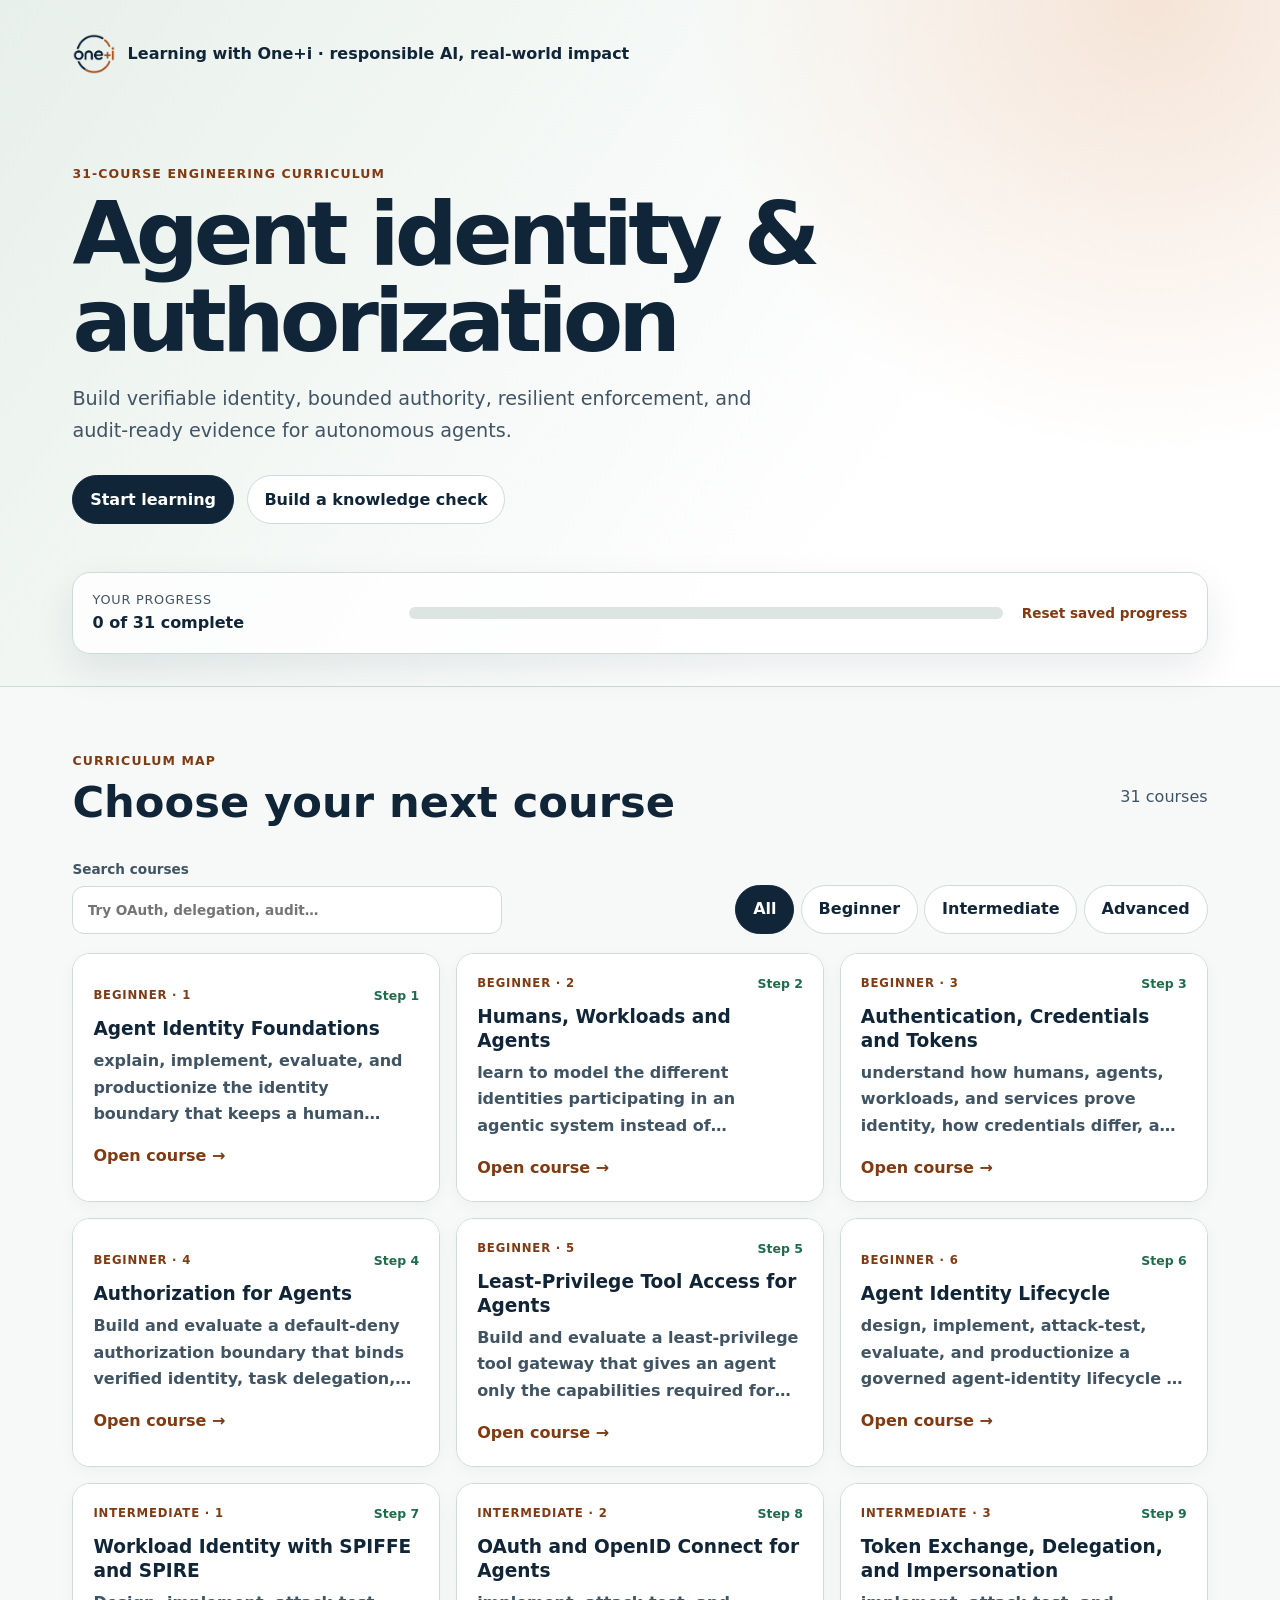
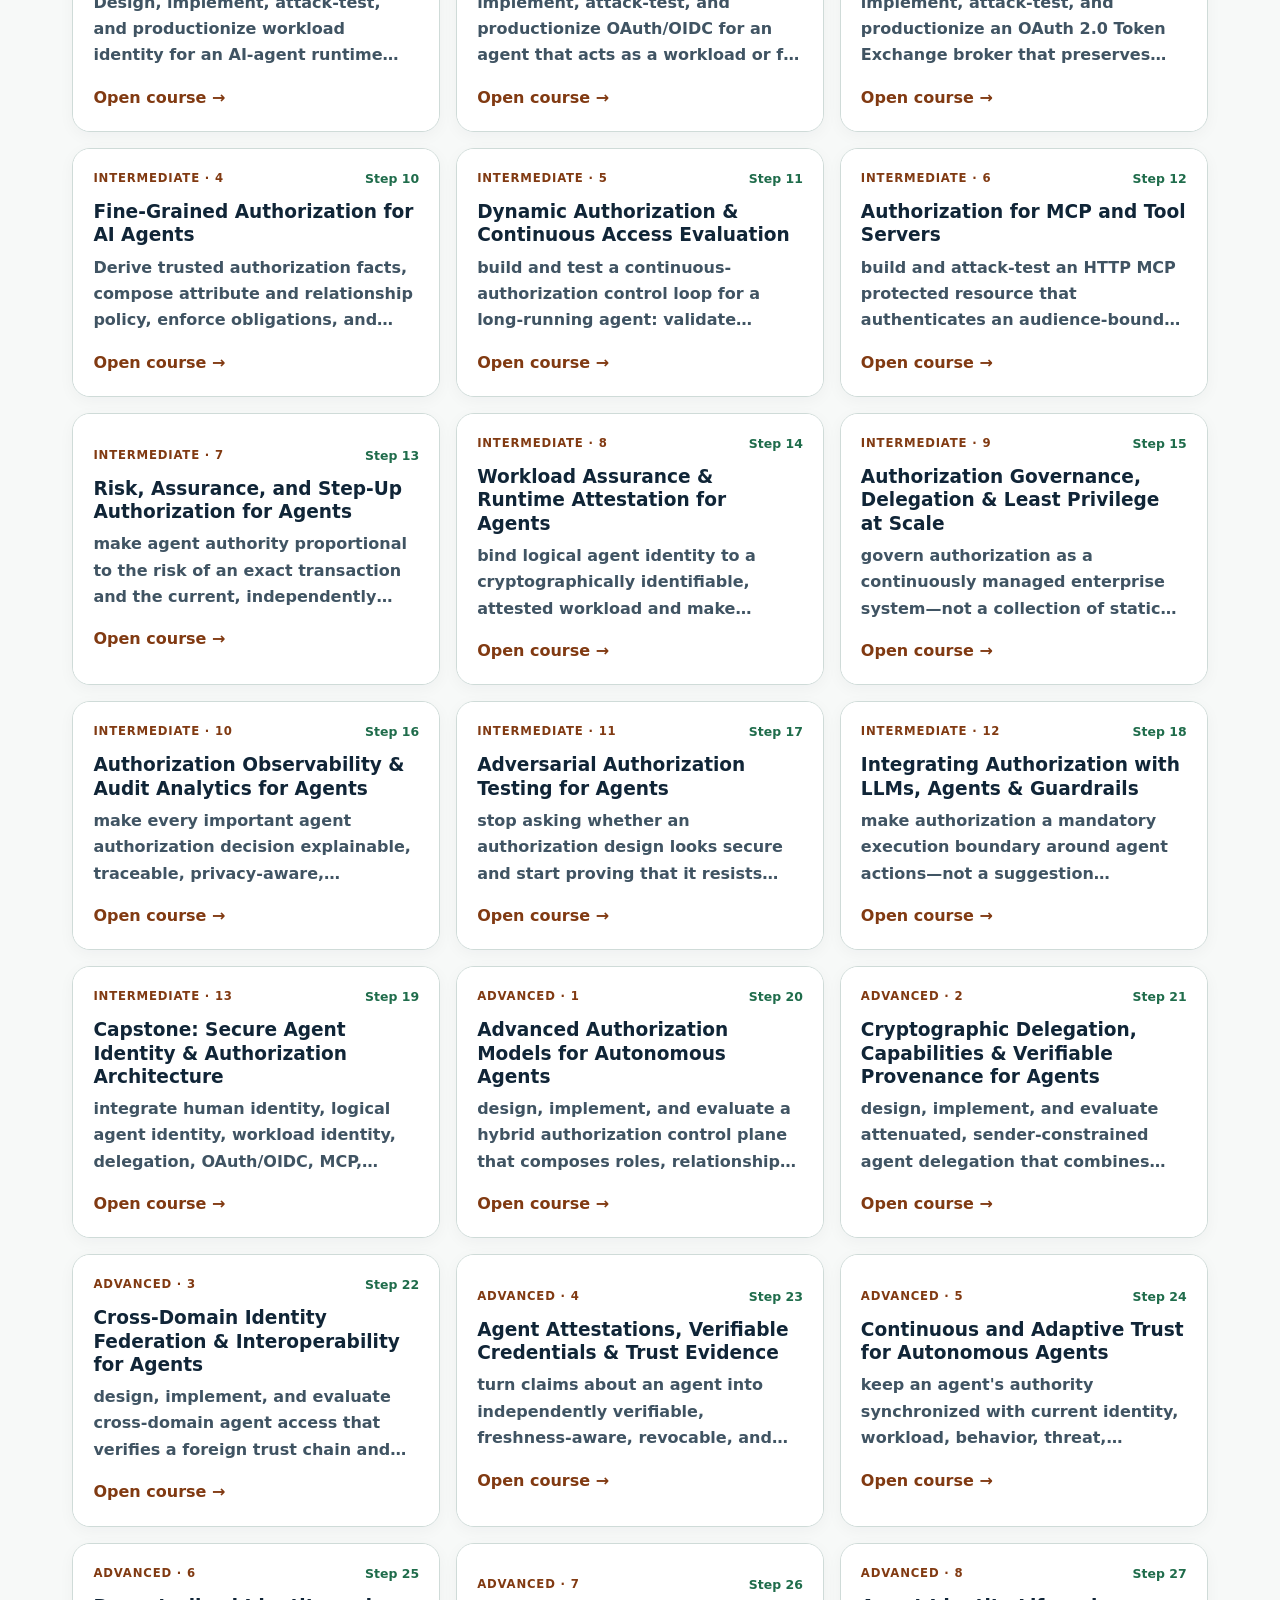
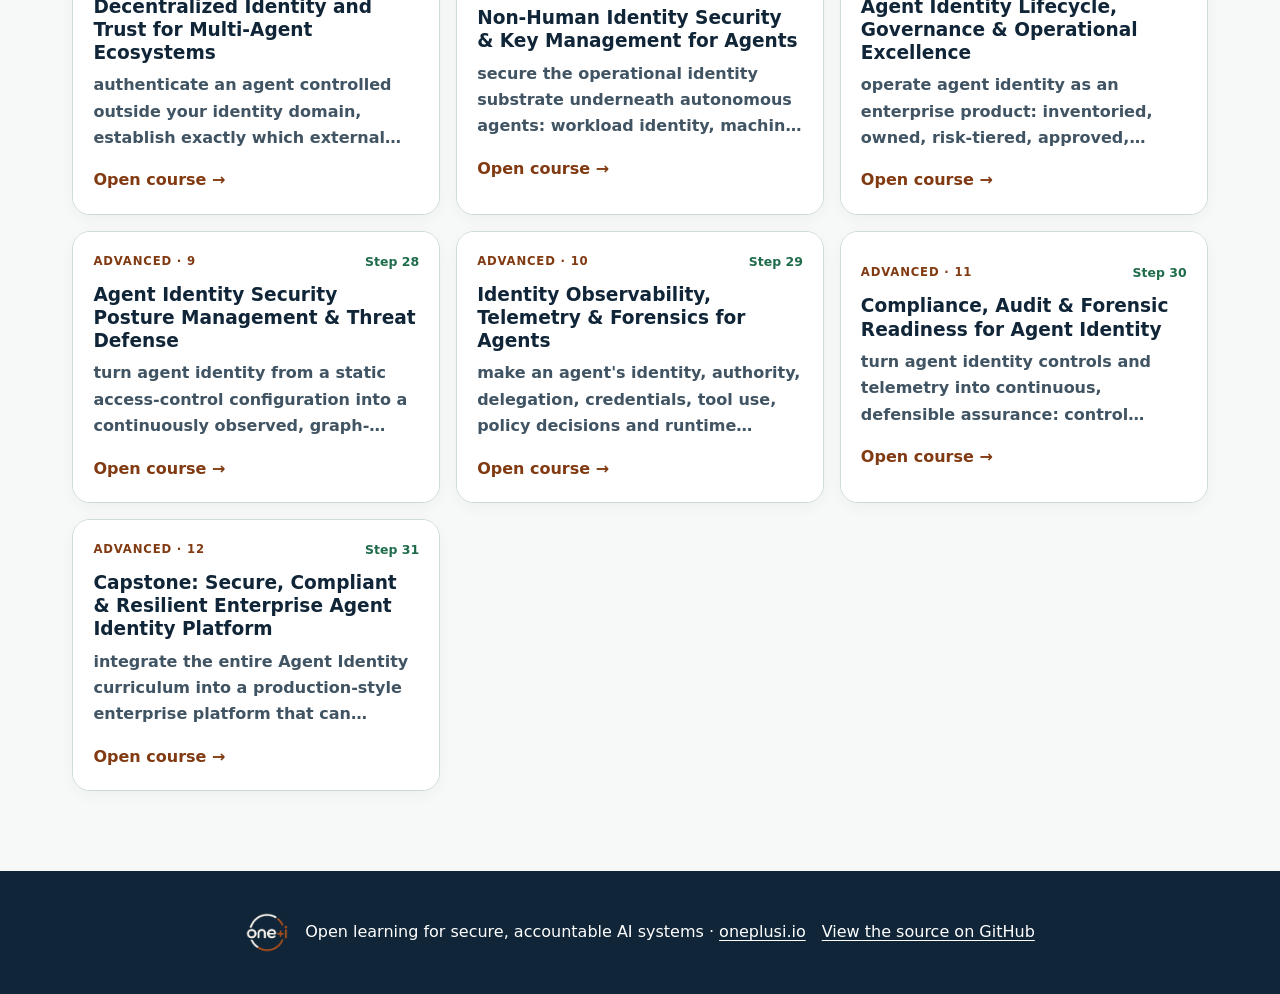
<file: hub/index.html>
<!doctype html>
<html lang="en">
  <head>
    <meta charset="utf-8">
    <meta name="viewport" content="width=device-width, initial-scale=1">
    <meta name="description" content="A practical, source-backed curriculum for engineering secure agent identity and authorization systems.">
    <title>Agent Identity Learning Hub</title>
    <link rel="stylesheet" href="styles.css">
  </head>
  <body>
    <a class="skip-link" href="#curriculum">Skip to curriculum</a>
    <header class="hero">
      <div class="hero-inner">
        <a class="brand" href="https://oneplusi.io">
          <img src="assets/one-plus-i.png" alt="One+i">
          <span>Learning with One+i · responsible AI, real-world impact</span>
        </a>
        <div class="hero-copy">
          <p class="eyebrow">31-course engineering curriculum</p>
          <h1>Agent identity &amp; authorization</h1>
          <p>Build verifiable identity, bounded authority, resilient enforcement, and audit-ready evidence for autonomous agents.</p>
          <div class="hero-actions">
            <button class="primary" id="continue" type="button">Start learning</button>
            <a class="button-link" href="quiz/">Build a knowledge check</a>
          </div>
        </div>
        <section class="progress-card" aria-labelledby="progress-title">
          <div>
            <p id="progress-title">Your progress</p>
            <strong id="progress-count">0 of 31 complete</strong>
          </div>
          <progress id="progress" value="0" max="31">0%</progress>
          <button class="text-button" id="reset-progress" type="button">Reset saved progress</button>
        </section>
      </div>
    </header>

    <main id="curriculum">
      <section class="catalog" aria-labelledby="catalog-title">
        <div class="section-heading">
          <div>
            <p class="eyebrow">Curriculum map</p>
            <h2 id="catalog-title">Choose your next course</h2>
          </div>
          <p id="result-count" aria-live="polite"></p>
        </div>
        <div class="controls">
          <label class="search">
            <span>Search courses</span>
            <input id="search" type="search" placeholder="Try OAuth, delegation, audit…" autocomplete="off">
          </label>
          <div class="level-filters" aria-label="Filter by level">
            <button class="active" type="button" data-level="all" aria-pressed="true">All</button>
            <button type="button" data-level="beginner" aria-pressed="false">Beginner</button>
            <button type="button" data-level="intermediate" aria-pressed="false">Intermediate</button>
            <button type="button" data-level="advanced" aria-pressed="false">Advanced</button>
          </div>
        </div>
        <div id="lessons" class="cards"></div>
        <p id="empty-state" class="empty-state" hidden>No courses match those filters. Try a broader search.</p>
      </section>

      <section id="workspace" class="workspace" aria-labelledby="title" hidden>
        <div class="course-nav">
          <button id="previous-course" type="button">← Previous</button>
          <span id="position"></span>
          <button id="next-course" type="button">Next →</button>
        </div>
        <p id="level" class="eyebrow"></p>
        <h2 id="title"></h2>
        <p id="summary" class="course-summary"></p>
        <button id="complete-course" class="complete-button" type="button"></button>

        <div class="tabs" role="tablist" aria-label="Course resources">
          <button id="tab-learn" class="active" role="tab" type="button" data-tab="learn" aria-selected="true" aria-controls="learn">Learn</button>
          <button id="tab-lab" role="tab" type="button" data-tab="lab" aria-selected="false" aria-controls="lab" tabindex="-1">Lab</button>
          <button id="tab-checkpoint" role="tab" type="button" data-tab="checkpoint" aria-selected="false" aria-controls="checkpoint" tabindex="-1">Checkpoint</button>
        </div>
        <article id="learn" role="tabpanel" aria-labelledby="tab-learn"></article>
        <article id="lab" role="tabpanel" aria-labelledby="tab-lab" hidden></article>
        <article id="checkpoint" role="tabpanel" aria-labelledby="tab-checkpoint" hidden></article>
      </section>
      <p id="status" class="sr-only" aria-live="polite"></p>
    </main>

    <footer>
      <img src="assets/one-plus-i-light.png" alt="One+i">
      <p>Open learning for secure, accountable AI systems · <a href="https://oneplusi.io">oneplusi.io</a></p>
      <a href="https://github.com/mahsa-teimourikia/agent-identity">View the source on GitHub</a>
    </footer>
    <script src="lessons.js"></script>
    <script src="app.js"></script>
  </body>
</html>
</file>
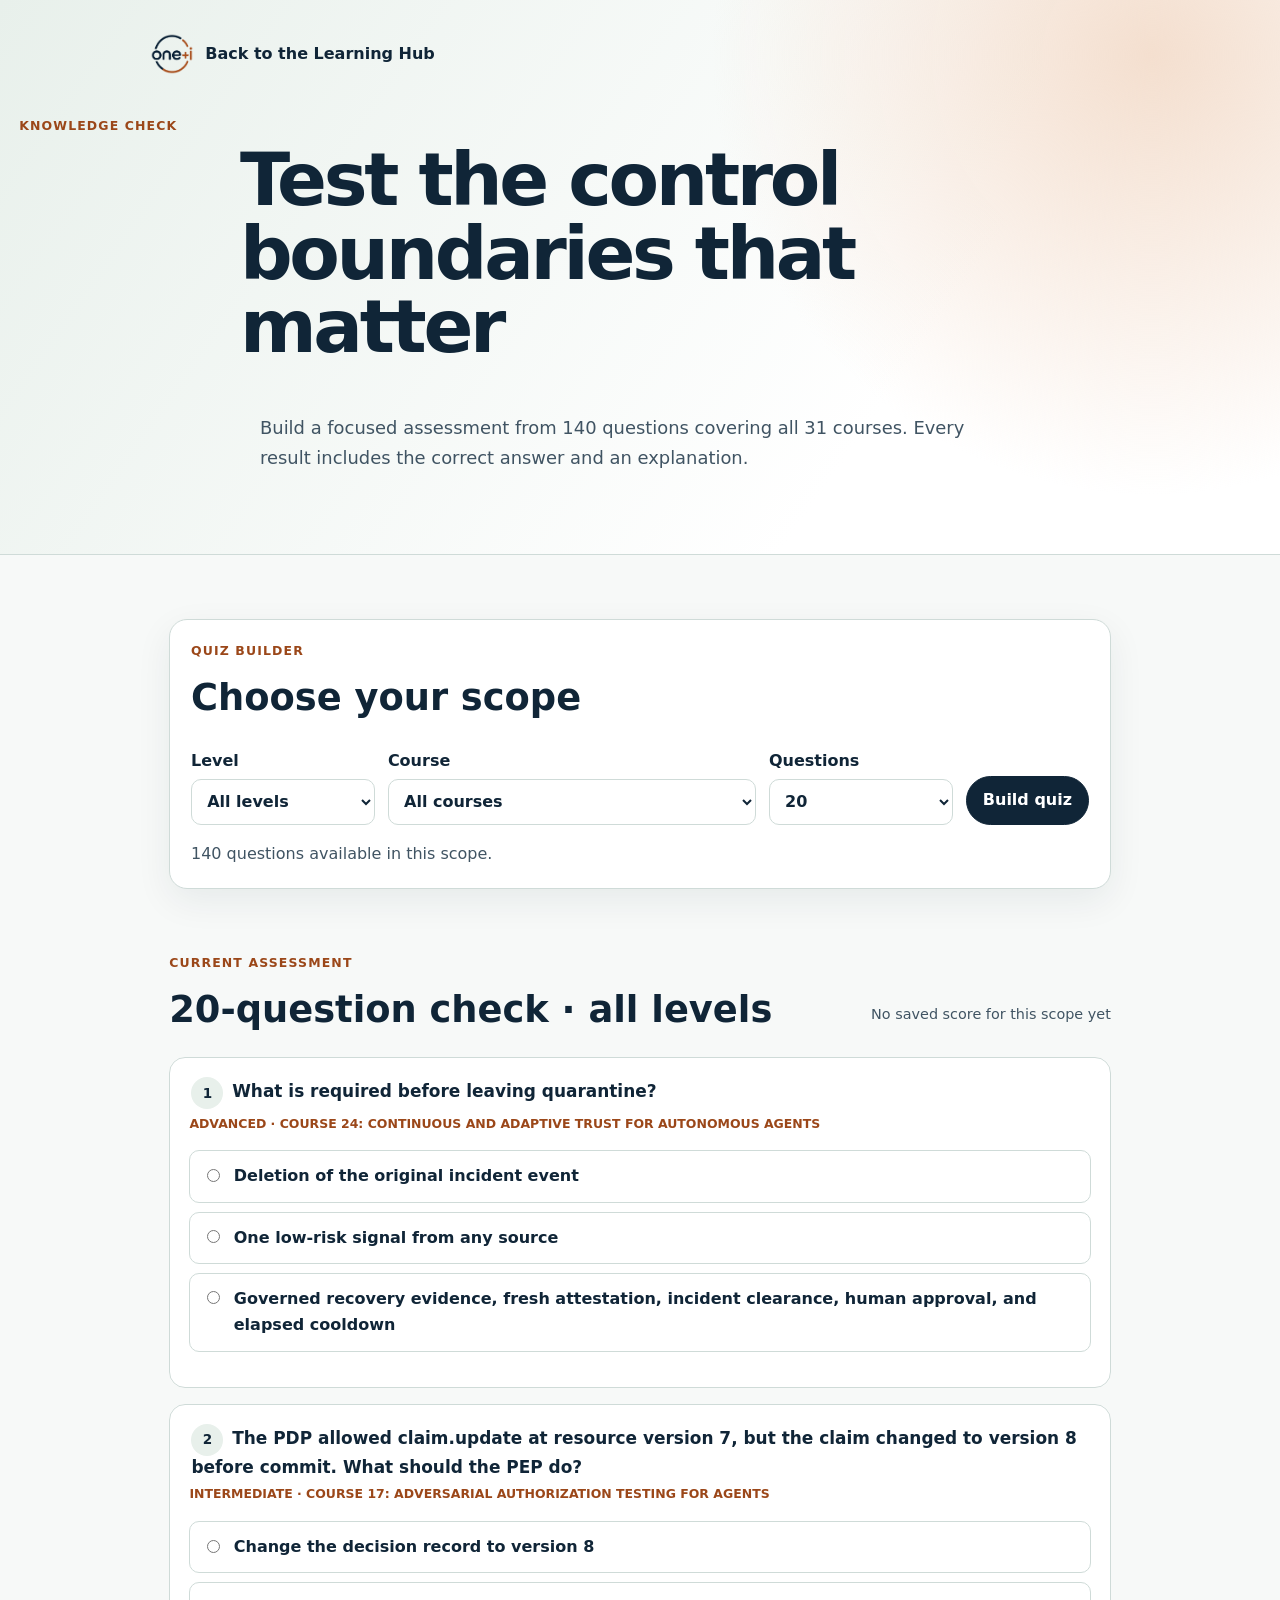
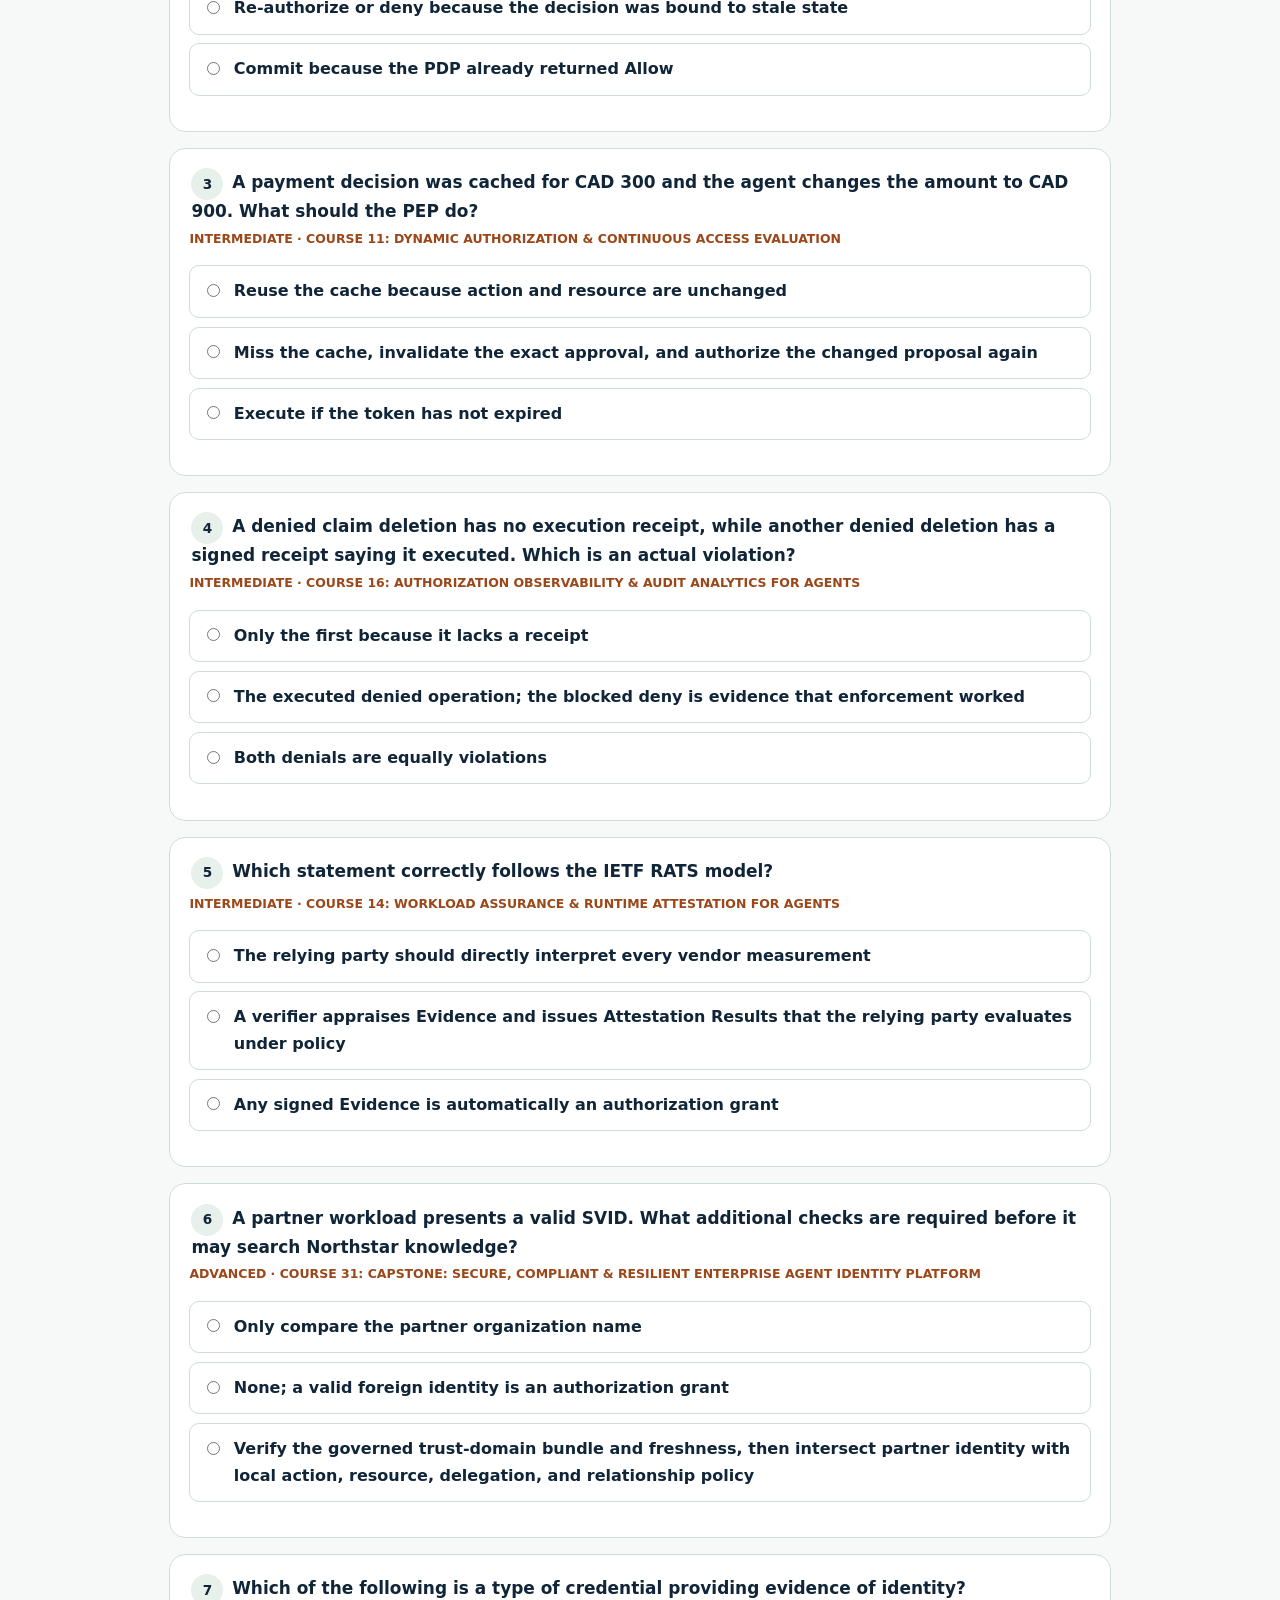
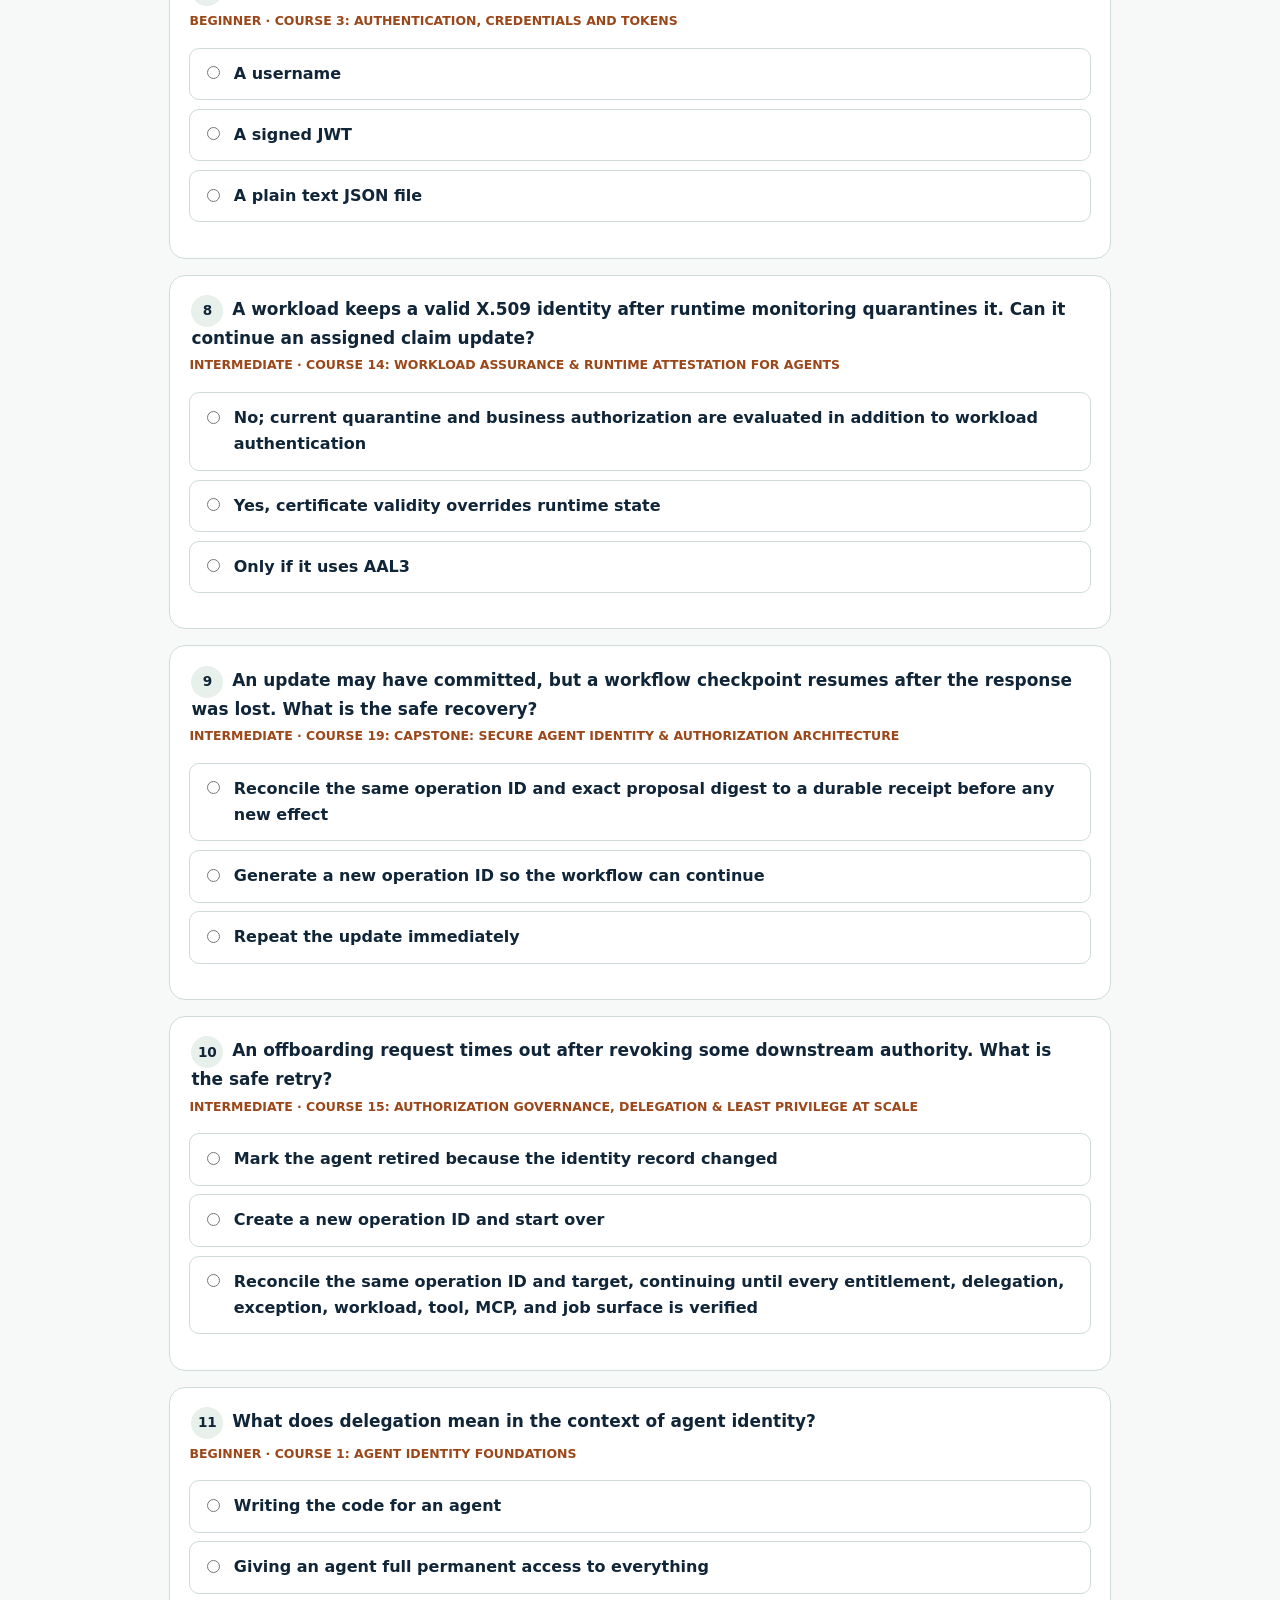
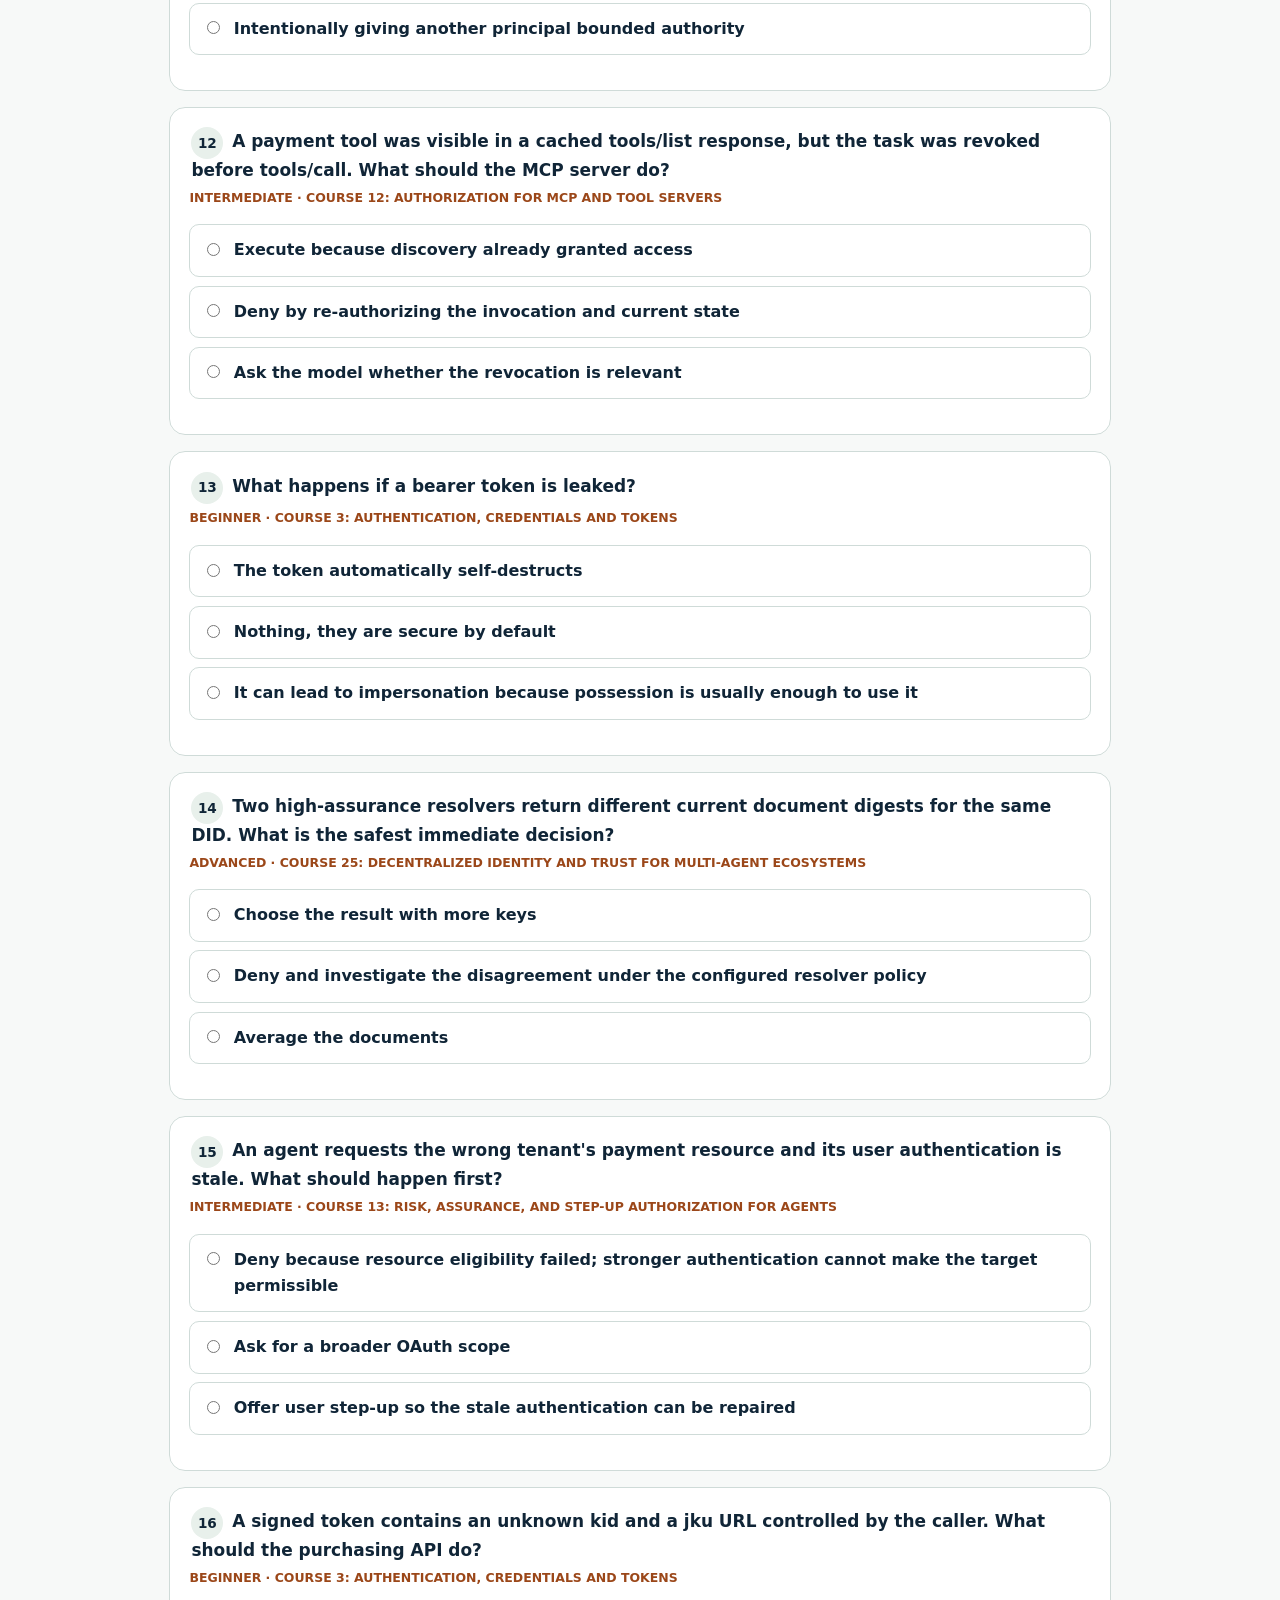
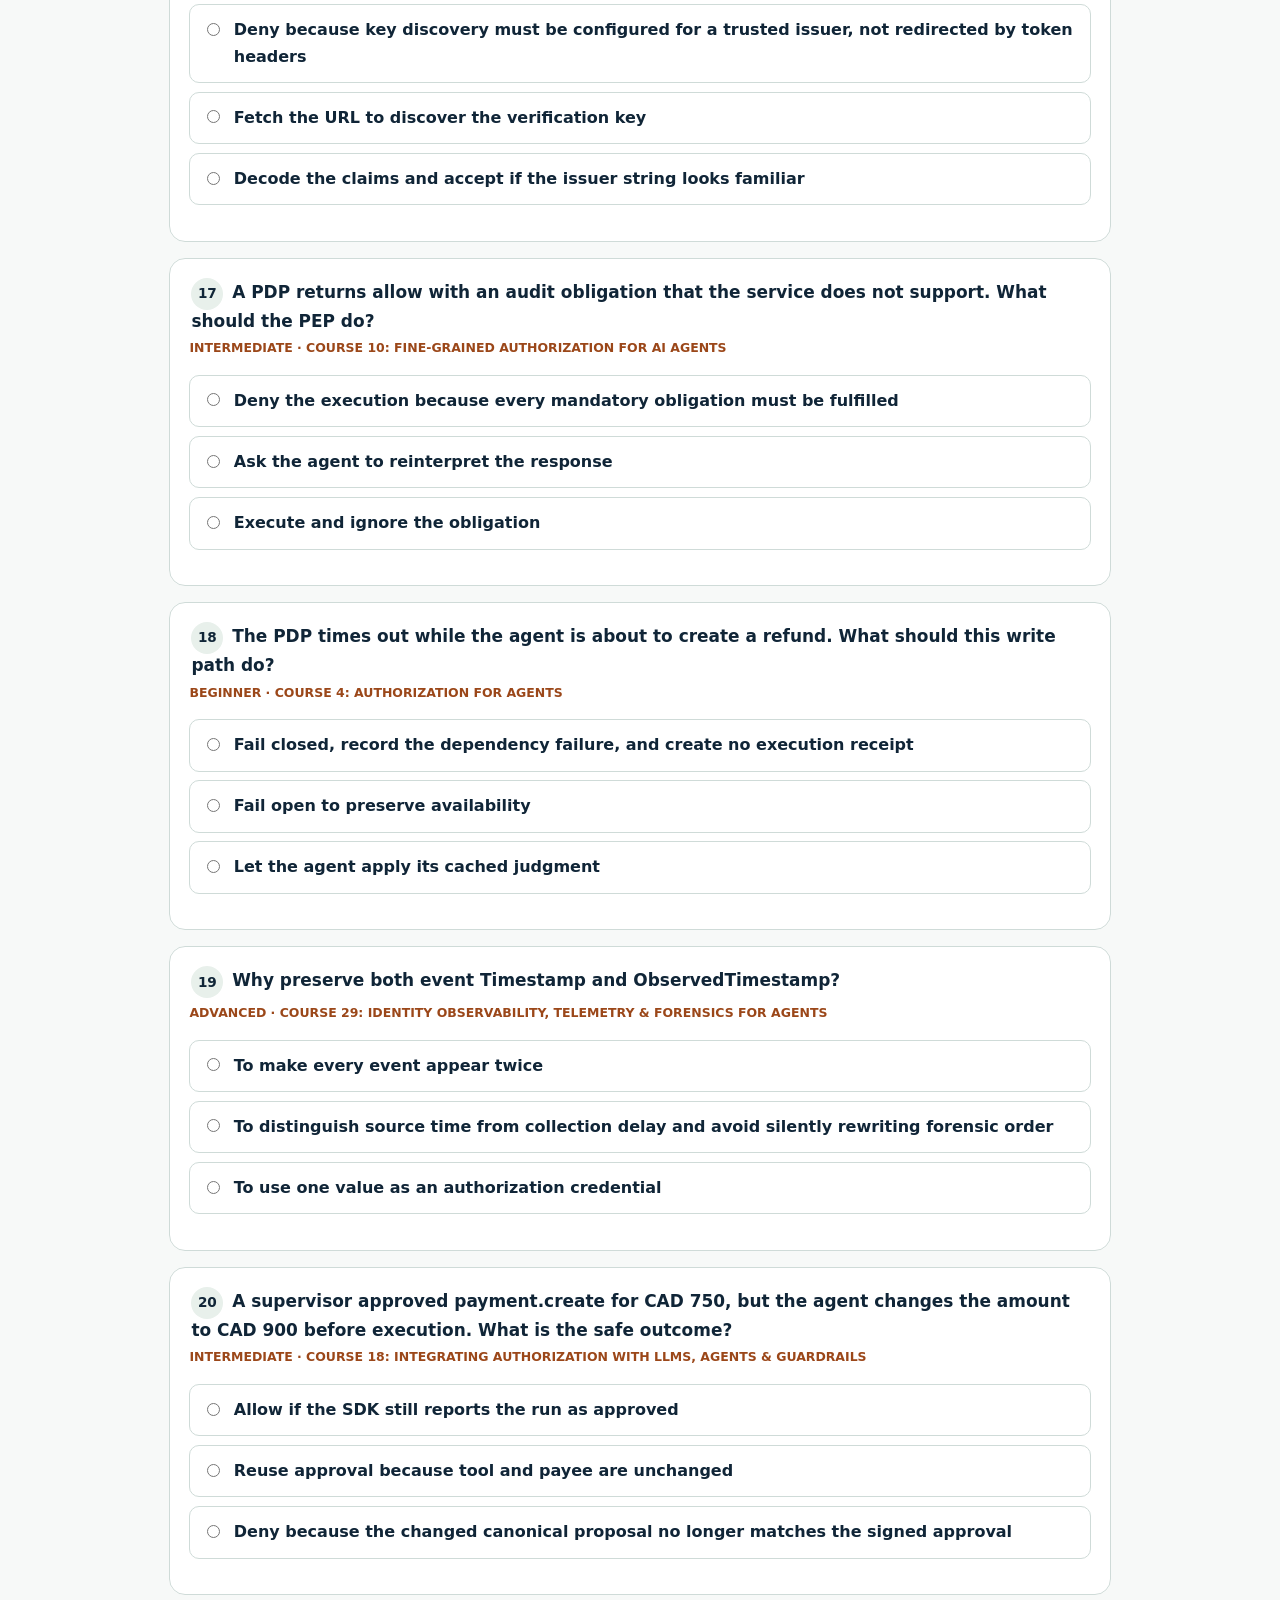
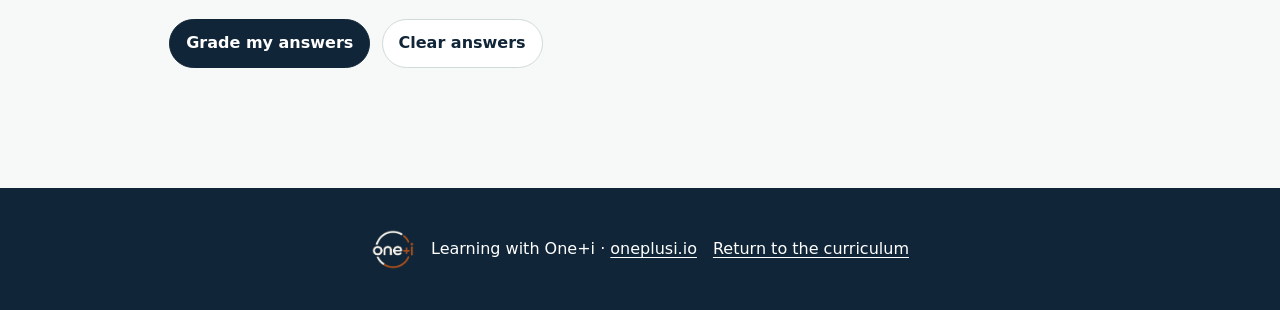
<file: quiz/index.html>
<!doctype html>
<html lang="en">
  <head>
    <meta charset="utf-8">
    <meta name="viewport" content="width=device-width, initial-scale=1">
    <meta name="description" content="Build a focused knowledge check from 140 source-backed agent identity questions.">
    <title>Agent Identity Knowledge Check</title>
    <link rel="stylesheet" href="styles.css">
  </head>
  <body>
    <a class="skip-link" href="#quiz">Skip to questions</a>
    <header>
      <a class="brand" href="../">
        <img src="../assets/one-plus-i.png" alt="One+i">
        <span>Back to the Learning Hub</span>
      </a>
      <p class="eyebrow">Knowledge check</p>
      <h1>Test the control boundaries that matter</h1>
      <p>Build a focused assessment from 140 questions covering all 31 courses. Every result includes the correct answer and an explanation.</p>
    </header>

    <main>
      <section class="builder" aria-labelledby="builder-title">
        <div>
          <p class="eyebrow">Quiz builder</p>
          <h2 id="builder-title">Choose your scope</h2>
        </div>
        <div class="filters">
          <label>Level
            <select id="level-filter">
              <option value="all">All levels</option>
              <option value="beginner">Beginner</option>
              <option value="intermediate">Intermediate</option>
              <option value="advanced">Advanced</option>
            </select>
          </label>
          <label>Course
            <select id="course-filter"><option value="all">All courses</option></select>
          </label>
          <label>Questions
            <select id="question-count">
              <option value="10">10</option>
              <option value="20" selected>20</option>
              <option value="40">40</option>
              <option value="all">All available</option>
            </select>
          </label>
          <button id="new-quiz" class="primary" type="button">Build quiz</button>
        </div>
        <p id="bank-summary" aria-live="polite"></p>
      </section>

      <section class="quiz-heading" aria-labelledby="quiz-title">
        <div>
          <p class="eyebrow">Current assessment</p>
          <h2 id="quiz-title">Knowledge check</h2>
        </div>
        <p id="best-score"></p>
      </section>
      <form id="quiz"></form>
      <div class="quiz-actions">
        <button id="grade" class="primary" type="button">Grade my answers</button>
        <button id="clear-answers" type="button">Clear answers</button>
      </div>
      <section id="result" class="result" aria-live="polite" tabindex="-1" hidden></section>
    </main>

    <footer>
      <img src="../assets/one-plus-i-light.png" alt="One+i">
      <p>Learning with One+i · <a href="https://oneplusi.io">oneplusi.io</a></p>
      <a href="../">Return to the curriculum</a>
    </footer>
    <script src="questions.js"></script>
    <script src="app.js"></script>
  </body>
</html>
</file>
<file: hub/styles.css>
:root {
  --ink: #102537;
  --ink-soft: #405463;
  --accent: #a84f1d;
  --accent-dark: #813a12;
  --sage: #e8f0eb;
  --paper: #f7f9f8;
  --white: #fff;
  --line: #cfdbd8;
  --success: #1f6c4b;
  --shadow: 0 16px 40px rgb(16 37 55 / 9%);
}

* { box-sizing: border-box; }
html { scroll-behavior: smooth; }
body { margin: 0; background: var(--paper); color: var(--ink); font: 16px/1.65 Inter, ui-sans-serif, system-ui, sans-serif; }
button, input { font: inherit; }
button, a { -webkit-tap-highlight-color: transparent; }
a { color: var(--accent-dark); text-underline-offset: 3px; }
a:hover { text-decoration-thickness: 2px; }
button:focus-visible, a:focus-visible, input:focus-visible { outline: 3px solid #e59a61; outline-offset: 3px; }
.skip-link { position: fixed; left: 1rem; top: -5rem; z-index: 10; background: var(--white); padding: .7rem 1rem; border-radius: .5rem; }
.skip-link:focus { top: 1rem; }

.hero { background: radial-gradient(circle at 90% 0%, #f5e4d7 0, transparent 34%), linear-gradient(125deg, var(--sage), #fff 70%); border-bottom: 1px solid var(--line); }
.hero-inner, main { max-width: 1180px; margin: auto; padding: 2rem 1.4rem; }
.brand { display: inline-flex; align-items: center; gap: .7rem; color: var(--ink); font-weight: 700; text-decoration: none; }
.brand img, footer img { width: 44px; height: 44px; object-fit: contain; }
.hero-copy { max-width: 800px; padding: 5rem 0 3rem; }
.eyebrow { margin: 0 0 .4rem; color: var(--accent-dark); font-size: .78rem; font-weight: 800; letter-spacing: .09em; text-transform: uppercase; }
h1 { max-width: 850px; margin: 0 0 1rem; font-size: clamp(2.6rem, 7vw, 5.5rem); line-height: .98; letter-spacing: -.055em; }
h2 { margin: 0; font-size: clamp(1.7rem, 4vw, 2.7rem); line-height: 1.12; }
h3 { line-height: 1.25; }
.hero-copy > p:not(.eyebrow) { max-width: 700px; color: var(--ink-soft); font-size: 1.2rem; }
.hero-actions { display: flex; flex-wrap: wrap; gap: .8rem; margin-top: 1.8rem; }

button, .button-link { min-height: 44px; border: 1px solid var(--line); border-radius: 999px; background: var(--white); color: var(--ink); cursor: pointer; padding: .65rem 1.05rem; font-weight: 700; text-decoration: none; }
button:hover, .button-link:hover { border-color: var(--accent); }
button:disabled { cursor: not-allowed; opacity: .45; }
.primary { border-color: var(--ink); background: var(--ink); color: var(--white); }
.text-button { min-height: auto; border: 0; background: transparent; color: var(--accent-dark); padding: 0; font-size: .85rem; }
.progress-card { display: grid; grid-template-columns: minmax(200px, 1fr) minmax(180px, 2fr) auto; align-items: center; gap: 1.2rem; background: rgb(255 255 255 / 78%); border: 1px solid var(--line); border-radius: 18px; padding: 1rem 1.2rem; box-shadow: var(--shadow); }
.progress-card p { margin: 0; color: var(--ink-soft); font-size: .8rem; text-transform: uppercase; letter-spacing: .06em; }
progress { width: 100%; height: 12px; border: 0; border-radius: 99px; overflow: hidden; accent-color: var(--success); }
progress::-webkit-progress-bar { background: #dce5e1; }
progress::-webkit-progress-value { background: var(--success); }

main { padding-top: 4rem; padding-bottom: 5rem; }
.section-heading { display: flex; align-items: end; justify-content: space-between; gap: 1rem; }
.section-heading > p { color: var(--ink-soft); }
.controls { display: flex; align-items: end; justify-content: space-between; gap: 1rem; margin: 2rem 0 1.2rem; }
.search { display: grid; gap: .35rem; width: min(100%, 430px); color: var(--ink-soft); font-size: .85rem; font-weight: 700; }
.search input { min-height: 48px; border: 1px solid var(--line); border-radius: 12px; background: var(--white); color: var(--ink); padding: .7rem .9rem; }
.level-filters { display: flex; flex-wrap: wrap; justify-content: end; gap: .4rem; }
.level-filters button.active, .tabs button.active { border-color: var(--ink); background: var(--ink); color: var(--white); }
.cards { display: grid; grid-template-columns: repeat(auto-fill, minmax(min(100%, 320px), 1fr)); gap: 1rem; }
.card { min-width: 0; border: 1px solid var(--line); border-radius: 18px; background: var(--white); box-shadow: 0 4px 16px rgb(16 37 55 / 4%); overflow: hidden; }
.card:hover { border-color: #9aafaa; box-shadow: var(--shadow); transform: translateY(-2px); }
.card.selected { border-color: var(--accent); box-shadow: 0 0 0 2px rgb(168 79 29 / 12%); }
.card.complete { background: linear-gradient(150deg, #fff, #eff8f3); }
.card button { width: 100%; min-height: 100%; border: 0; border-radius: 0; padding: 1.25rem; text-align: left; }
.card-top { display: flex; justify-content: space-between; gap: .7rem; }
.badge { color: var(--accent-dark); font-size: .73rem; font-weight: 800; letter-spacing: .07em; text-transform: uppercase; }
.completion { color: var(--success); font-size: .78rem; font-weight: 800; }
.card h3 { margin: .65rem 0 .5rem; font-size: 1.16rem; }
.card p { display: -webkit-box; margin: 0 0 1rem; color: var(--ink-soft); overflow: hidden; -webkit-box-orient: vertical; -webkit-line-clamp: 3; }
.open-label { color: var(--accent-dark); font-weight: 800; }
.empty-state { border: 1px dashed var(--line); border-radius: 16px; padding: 2rem; text-align: center; }

.workspace { margin-top: 4rem; scroll-margin-top: 1rem; border: 1px solid var(--line); border-radius: 22px; background: var(--white); padding: clamp(1.2rem, 4vw, 2.4rem); box-shadow: var(--shadow); }
.course-nav { display: grid; grid-template-columns: 1fr auto 1fr; align-items: center; gap: .6rem; margin-bottom: 2rem; }
.course-nav button:last-child { justify-self: end; }
.course-nav span { color: var(--ink-soft); font-weight: 800; }
.course-summary { max-width: 850px; color: var(--ink-soft); font-size: 1.08rem; }
.complete-button[aria-pressed="true"] { border-color: var(--success); color: var(--success); background: #f0faf5; }
.tabs { display: flex; gap: .4rem; margin-top: 2.2rem; border-bottom: 1px solid var(--line); padding-bottom: .8rem; }
[role="tabpanel"] { max-width: 900px; padding: 1.2rem 0 .5rem; }
[role="tabpanel"] li { margin: .45rem 0; }
.reference-list, .resource-links { padding-left: 1.2rem; }
pre { overflow: auto; border-radius: 12px; background: var(--ink); color: #f3f7f5; padding: 1rem; }
.muted { color: var(--ink-soft); font-size: .9rem; }
.question { border: 0; padding: 0; margin: 1.2rem 0; }
.question legend { margin-bottom: 1rem; font-weight: 800; font-size: 1.05rem; }
.question label { display: flex; align-items: flex-start; gap: .65rem; margin: .55rem 0; border: 1px solid var(--line); border-radius: 10px; padding: .75rem; cursor: pointer; }
.question label:has(input:checked) { border-color: var(--accent); background: #fff8f2; }
.question input { margin-top: .35rem; accent-color: var(--accent); }
.feedback { border-left: 4px solid var(--line); padding-left: .8rem; }
.feedback.success { border-color: var(--success); color: var(--success); }
.feedback.warning { border-color: var(--accent); color: var(--accent-dark); }
.sr-only { position: absolute; width: 1px; height: 1px; padding: 0; margin: -1px; overflow: hidden; clip: rect(0, 0, 0, 0); white-space: nowrap; border: 0; }

footer { display: flex; flex-wrap: wrap; align-items: center; justify-content: center; gap: 1rem; background: var(--ink); color: var(--white); padding: 2rem 1.2rem; text-align: center; }
footer a { color: var(--white); }

@media (max-width: 760px) {
  .hero-copy { padding: 3.5rem 0 2rem; }
  .progress-card { grid-template-columns: 1fr; }
  .controls { align-items: stretch; flex-direction: column; }
  .level-filters { justify-content: start; }
  .section-heading { align-items: start; flex-direction: column; }
  .tabs { overflow-x: auto; }
  .course-nav button { padding-inline: .7rem; }
}

@media (prefers-reduced-motion: reduce) {
  *, *::before, *::after { scroll-behavior: auto !important; transition: none !important; }
}
</file>
<file: quiz/styles.css>
:root { --ink: #102537; --soft: #405463; --accent: #9b4719; --paper: #f7f9f8; --line: #cfdbd8; --white: #fff; --success: #1f6c4b; }
* { box-sizing: border-box; }
body { margin: 0; background: var(--paper); color: var(--ink); font: 16px/1.65 Inter, ui-sans-serif, system-ui, sans-serif; }
button, select { font: inherit; }
a { color: var(--accent); text-underline-offset: 3px; }
button:focus-visible, a:focus-visible, select:focus-visible, input:focus-visible { outline: 3px solid #e59a61; outline-offset: 3px; }
.skip-link { position: fixed; top: -5rem; left: 1rem; z-index: 5; background: var(--white); padding: .7rem 1rem; }
.skip-link:focus { top: 1rem; }
header, main { max-width: 980px; margin: auto; padding: 2rem 1.2rem; }
header { max-width: none; padding-block: 2rem 4rem; background: radial-gradient(circle at 90% 10%, #f4dfcf 0, transparent 35%), linear-gradient(125deg, #e8f0eb, #fff 70%); border-bottom: 1px solid var(--line); }
header > * { max-width: 980px; margin-left: auto; margin-right: auto; }
.brand { display: flex; align-items: center; gap: .7rem; color: var(--ink); font-weight: 800; text-decoration: none; }
.brand img, footer img { width: 44px; height: 44px; object-fit: contain; }
.eyebrow { margin: 2.5rem 0 .4rem; color: var(--accent); font-size: .78rem; font-weight: 800; letter-spacing: .09em; text-transform: uppercase; }
h1 { max-width: 800px; margin-top: 0; font-size: clamp(2.4rem, 6vw, 4.6rem); line-height: 1; letter-spacing: -.045em; }
header > p:last-child { max-width: 760px; margin-left: auto; margin-right: auto; color: var(--soft); font-size: 1.12rem; }
h2 { margin: 0; font-size: clamp(1.6rem, 4vw, 2.3rem); }
.builder { margin-top: 2rem; border: 1px solid var(--line); border-radius: 18px; background: var(--white); padding: 1.3rem; box-shadow: 0 12px 36px rgb(16 37 55 / 7%); }
.builder .eyebrow, .quiz-heading .eyebrow { margin-top: 0; }
.filters { display: grid; grid-template-columns: 1fr 2fr 1fr auto; align-items: end; gap: .8rem; margin-top: 1.2rem; }
label { font-weight: 700; }
select { display: block; width: 100%; min-height: 46px; margin-top: .3rem; border: 1px solid var(--line); border-radius: 10px; background: var(--white); color: var(--ink); padding: .6rem .7rem; }
button { min-height: 46px; border: 1px solid var(--line); border-radius: 999px; background: var(--white); color: var(--ink); cursor: pointer; padding: .65rem 1rem; font-weight: 800; }
button:hover { border-color: var(--accent); }
.primary { border-color: var(--ink); background: var(--ink); color: var(--white); }
#bank-summary { margin-bottom: 0; color: var(--soft); }
.quiz-heading { display: flex; justify-content: space-between; align-items: end; gap: 1rem; margin: 4rem 0 1rem; }
#best-score { color: var(--soft); font-size: .9rem; }
.question { margin: 1rem 0; border: 1px solid var(--line); border-radius: 16px; background: var(--white); padding: 1.2rem; }
.question legend { float: left; width: 100%; margin-bottom: .3rem; font-size: 1.06rem; font-weight: 800; line-height: 1.4; }
.question legend + * { clear: both; }
.question legend span { display: inline-grid; place-items: center; width: 2rem; height: 2rem; margin-right: .55rem; border-radius: 50%; background: #e8f0eb; font-size: .85rem; }
.question-meta { margin: .1rem 0 1rem; color: var(--accent); font-size: .78rem; font-weight: 800; text-transform: uppercase; }
.question label { display: flex; align-items: flex-start; gap: .65rem; margin: .55rem 0; border: 1px solid var(--line); border-radius: 10px; padding: .75rem; cursor: pointer; }
.question label:has(input:checked) { border-color: var(--accent); background: #fff8f2; }
.question input { margin-top: .35rem; accent-color: var(--accent); }
.question label.correct-option { border-color: var(--success); background: #f0faf5; }
.question label.incorrect-option { border-color: var(--accent); background: #fff1e8; }
.explanation { margin: 1rem 0 0; border-left: 4px solid transparent; padding-left: .8rem; }
.explanation.correct { border-color: var(--success); color: var(--success); }
.explanation.review { border-color: var(--accent); color: #78340f; }
.quiz-actions { display: flex; flex-wrap: wrap; gap: .7rem; margin: 1.5rem 0; }
.result { border-radius: 18px; background: var(--ink); color: var(--white); padding: 1.4rem; }
.result .score { margin: 0; color: #f3bb8d; font-size: 2rem; font-weight: 900; }
.result h2 { margin-top: .2rem; }
.result li { margin: .3rem 0; }
footer { display: flex; flex-wrap: wrap; align-items: center; justify-content: center; gap: 1rem; margin-top: 4rem; background: var(--ink); color: var(--white); padding: 2rem 1.2rem; text-align: center; }
footer a { color: var(--white); }

@media (max-width: 760px) {
  .filters { grid-template-columns: 1fr; }
  .quiz-heading { align-items: start; flex-direction: column; }
}
@media (prefers-reduced-motion: reduce) { *, *::before, *::after { scroll-behavior: auto !important; transition: none !important; } }
</file>
